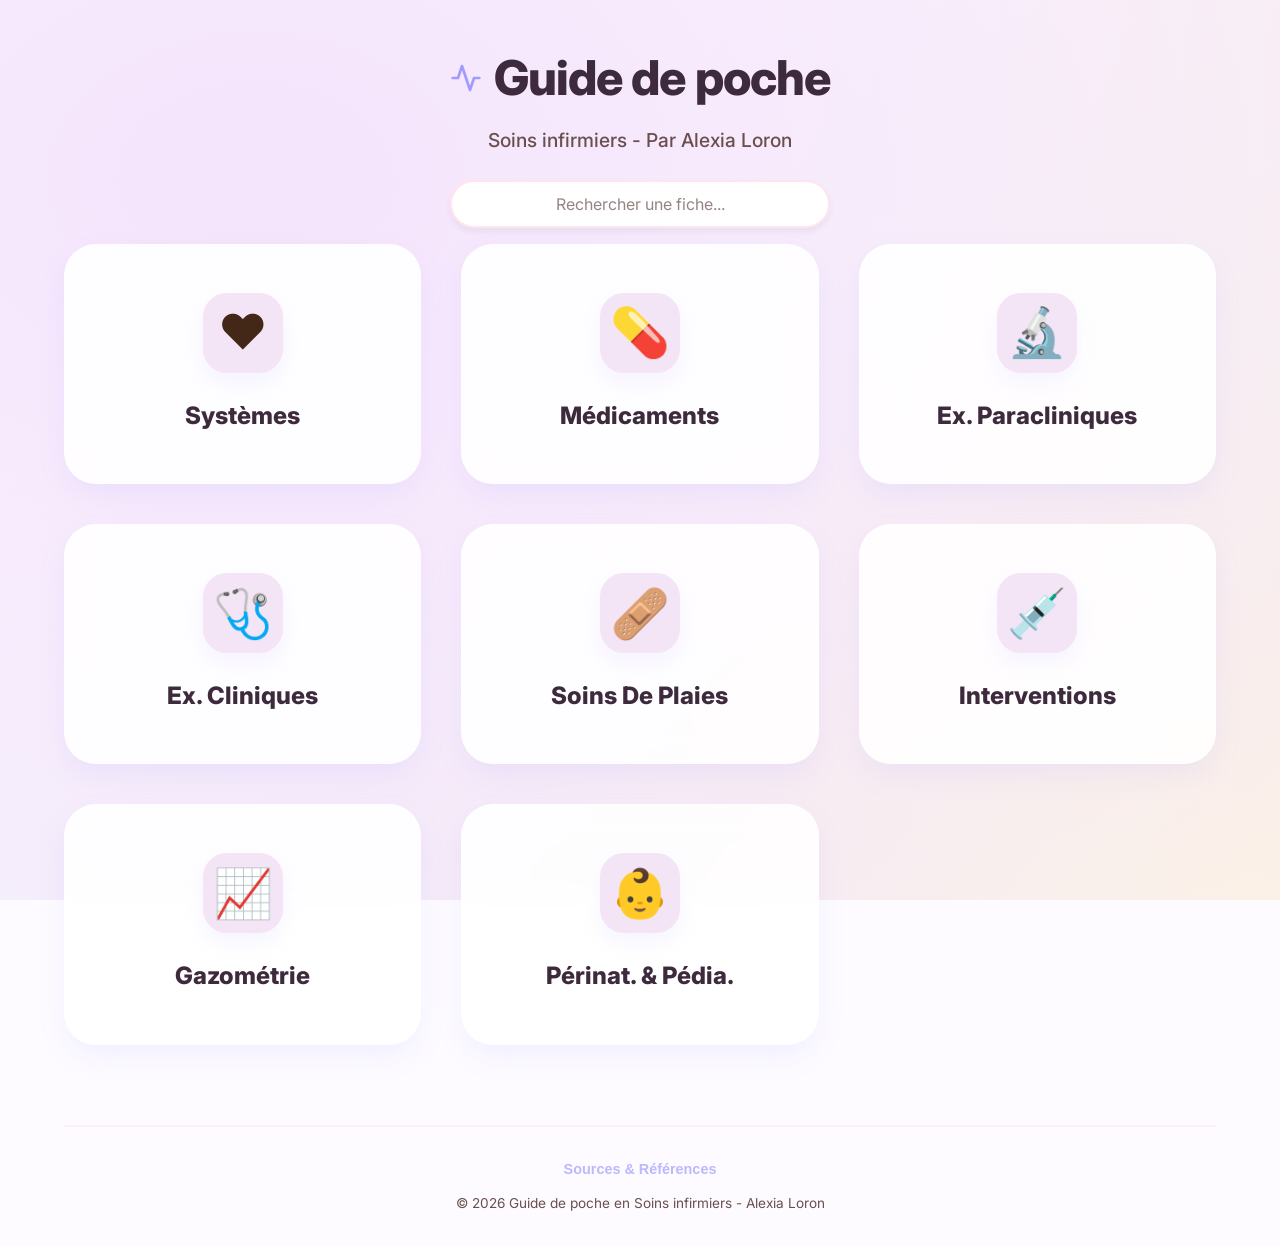
<file: index.html>
<!DOCTYPE html>
<html lang="fr">

<head>
    <meta charset="UTF-8">
    <meta name="viewport" content="width=device-width, initial-scale=1.0">
    <title>Guide de poche en Soins infirmiers</title>
    <link rel="icon" type="image/svg+xml" href="assets/favicon.svg">
    <link rel="apple-touch-icon" href="assets/favicon.svg">
    <link rel="manifest" href="manifest.json">

    <!-- Mobile App Meta Tags -->
    <meta name="apple-mobile-web-app-capable" content="yes">
    <meta name="apple-mobile-web-app-status-bar-style" content="default">
    <meta name="apple-mobile-web-app-title" content="Guide Soins">
    <meta name="mobile-web-app-capable" content="yes">
    <meta name="theme-color" content="#D65D7A">

    <link rel="stylesheet" href="css/style.css">
    <link href="https://fonts.googleapis.com/css2?family=Inter:wght@400;500;600;700&display=swap" rel="stylesheet">
</head>

<body>
    <div class="app-container">
        <header class="main-header">
            <div class="header-content">
                <div class="logo clickable" onclick="loadCategory('home')">
                    <svg xmlns="http://www.w3.org/2000/svg" width="32" height="32" viewBox="0 0 24 24" fill="none"
                        stroke="currentColor" stroke-width="2" stroke-linecap="round" stroke-linejoin="round"
                        class="feather feather-activity">
                        <polyline points="22 12 18 12 15 21 9 3 6 12 2 12"></polyline>
                    </svg>
                    <h1>Guide de poche</h1>
                </div>
                <p class="subtitle">Soins infirmiers - Par Alexia Loron</p>
                <div class="search-container">
                    <input type="text" id="search-input" placeholder="Rechercher une fiche...">
                </div>
            </div>
        </header>

        <nav class="main-nav">
            <button class="nav-item" data-category="pathologies">Systèmes</button>
            <button class="nav-item" data-category="medicaments">Médicaments</button>
            <button class="nav-item" data-category="examens-paracliniques">Ex. Paracliniques</button>
            <button class="nav-item" data-category="examens-cliniques">Ex. Cliniques</button>
            <button class="nav-item" data-category="soins-de-plaies">Soins de plaies</button>
            <button class="nav-item" data-category="interventions">Interventions</button>
            <button class="nav-item" data-category="gazometrie">Gazométrie</button>
            <button class="nav-item" data-category="perinatalite-pediatrie">Périnat. & Pédia.</button>
        </nav>

        <main id="content-area" class="content-area">
            <!-- Dynamic content will be loaded here -->
            <div class="empty-state">
                <p>Sélectionnez une catégorie pour commmencer vos révisions.</p>
            </div>
        </main>

        <footer class="main-footer">
            <button id="sources-btn" class="sources-link">Sources & Références</button>
            <p>© 2026 Guide de poche en Soins infirmiers - Alexia Loron</p>
        </footer>
    </div>

    <!-- Modal for details -->
    <div id="modal" class="modal hidden">
        <div class="modal-content">
            <span class="close-modal">&times;</span>
            <div id="modal-body"></div>
        </div>
    </div>

    <script type="module" src="js/main.js"></script>
</body>

</html>
</file>
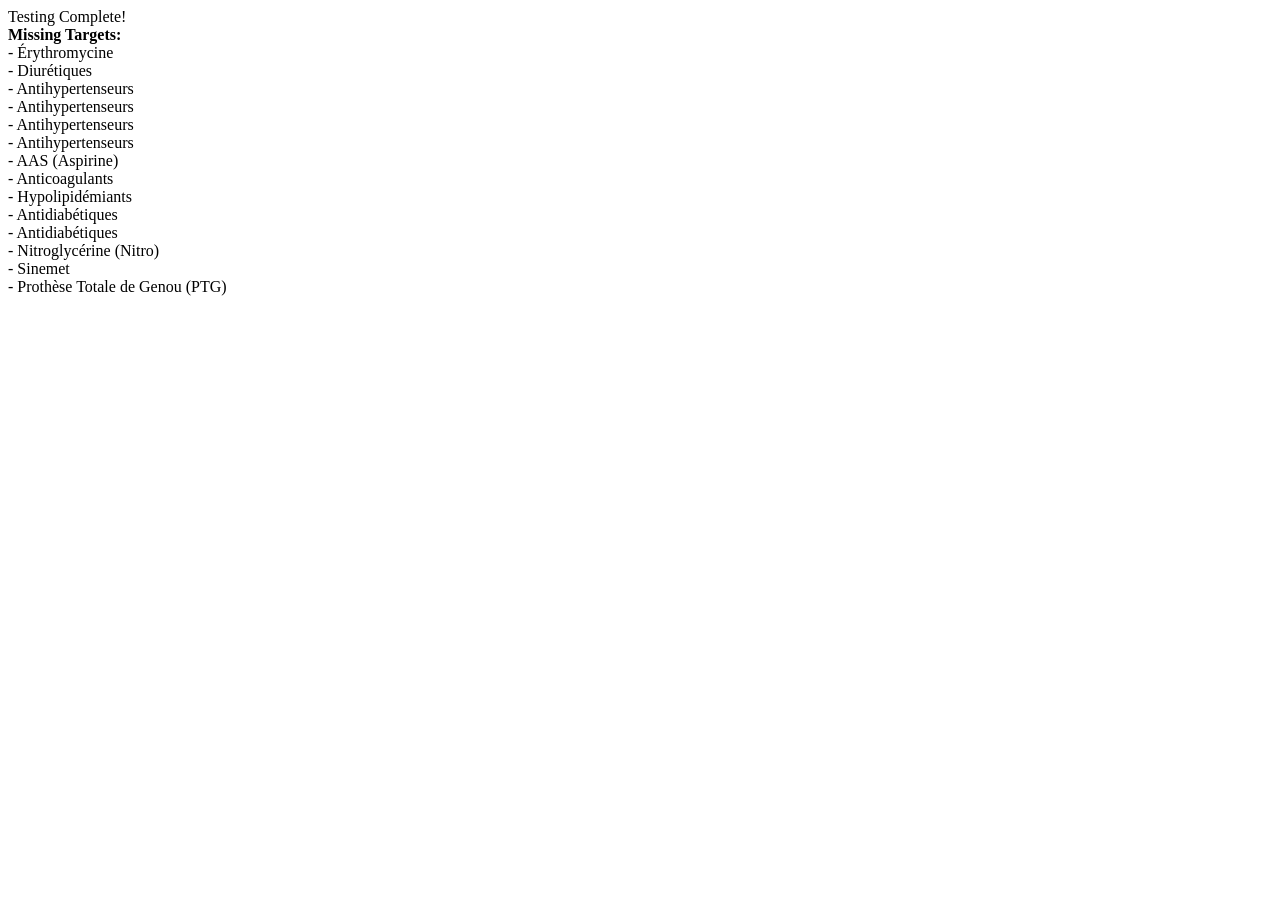
<file: test_links.html>
<!DOCTYPE html>
<html lang="fr">

<head>
    <meta charset="UTF-8">
    <title>Link Tester</title>
</head>

<body>
    <div id="log"></div>
    <script type="module">
        import { linkMapping } from './js/config.js';

        async function run() {
            const categories = ['pathologies', 'medicaments', 'examens-paracliniques', 'examens-cliniques', 'soins-de-plaies', 'interventions', 'perinatalite-pediatrie'];
            const studyData = {};

            for (const cat of categories) {
                try {
                    const res = await fetch(`./data/${cat}.json`);
                    if (res.ok) {
                        studyData[cat] = await res.json();
                    }
                } catch (e) { }
            }

            const logPanel = document.getElementById('log');
            const log = (msg) => { logPanel.innerHTML += msg + '<br>'; };

            const missingTargets = [];

            linkMapping.forEach(mapping => {
                const targetName = mapping.target;
                let found = false;

                // 1. Check if it's a Medication Class
                if (studyData['medicaments']) {
                    const isMedClass = studyData['medicaments'].some(m => {
                        const cl = (m.details?.classe || '').toLowerCase();
                        const sc = (m.details?.sous_classe || '').toLowerCase();
                        const tn = targetName.toLowerCase();
                        return cl === tn || cl.includes(tn) || sc === tn || sc.includes(tn);
                    });
                    if (isMedClass) found = true;
                }

                // 2. Exact Title Match
                if (!found) {
                    for (const category in studyData) {
                        if (Array.isArray(studyData[category])) {
                            const match = studyData[category].find(item =>
                                item.title.toLowerCase() === targetName.toLowerCase()
                            );
                            if (match) {
                                found = true;
                                break;
                            }
                        }
                    }
                }

                if (targetName === 'Soins de plaies') found = true;

                if (!found) {
                    missingTargets.push(targetName);
                }
            });

            log('Testing Complete!');
            log('<b>Missing Targets:</b>');
            missingTargets.forEach(t => log('- ' + t));
        }

        run();
    </script>
</body>

</html>
</file>
<file: css/style.css>
:root {
    /* Palette Chaleureuse Pastel : Violet / Rose / Vert */
    --primary-color: #A29BFE;
    /* Violet Pastel Chaleureux */
    --secondary-color: #3D2B3D;
    /* Prune très profond et chaleureux */
    --accent-color: #FF8787;
    /* Rose Pastel Doux */
    --success-color: #55E6C1;
    /* Vert Pastel Menthe */
    --background-color: #FDFBFF;
    --card-bg: #FFFFFF;
    --text-color: #432818;
    /* Brun Terre d'ombre chaleureux */
    --text-muted: #6B4F4F;
    /* Rose-brun sourd */
    --border-radius: 24px;
    --shadow: 0 12px 30px -5px rgba(162, 155, 254, 0.15);
    --transition: all 0.4s cubic-bezier(0.175, 0.885, 0.32, 1.275);
}

* {
    box-sizing: border-box;
    margin: 0;
    padding: 0;
}

.smart-link {
    color: var(--primary-color);
    font-weight: 600;
    cursor: pointer;
    border-bottom: 1.5px dashed rgba(214, 93, 122, 0.4);
    transition: var(--transition);
    display: inline;
}

.smart-link:hover {
    background-color: rgba(214, 93, 122, 0.08);
    border-bottom-style: solid;
    border-bottom-color: var(--primary-color);
}

body {
    font-family: 'Inter', sans-serif;
    color: var(--text-color);
    line-height: 1.6;
    min-height: 100vh;
    background-color: #FDFBFF;
    background-image:
        radial-gradient(at 10% 10%, hsla(280, 80%, 94%, 1) 0px, transparent 50%),
        radial-gradient(at 90% 5%, hsla(10, 90%, 94%, 1) 0px, transparent 50%),
        radial-gradient(at 50% 50%, hsla(40, 80%, 94%, 1) 0px, transparent 50%),
        radial-gradient(at 85% 95%, hsla(140, 70%, 93%, 1) 0px, transparent 50%),
        radial-gradient(at 15% 90%, hsla(200, 70%, 94%, 1) 0px, transparent 50%),
        radial-gradient(at 30% 60%, hsla(330, 80%, 94%, 1) 0px, transparent 50%),
        radial-gradient(at 70% 30%, hsla(100, 60%, 95%, 1) 0px, transparent 50%);
    background-attachment: fixed;
    background-size: 200% 200%;
    animation: abstractGradient 20s ease-in-out infinite alternate;
    overflow-x: hidden;
}

@keyframes abstractGradient {
    0% {
        background-position: 0% 0%;
    }

    100% {
        background-position: 100% 100%;
    }
}

html {
    overflow-x: hidden;
}

.app-container {
    max-width: 1200px;
    margin: 0 auto;
    padding: 2rem 1.5rem;
    /* Reduced from 3rem */
}

@media (max-width: 768px) {
    .app-container {
        padding: 1.5rem 1rem;
    }
}

/* Header */
.main-header {
    text-align: center;
    margin-bottom: 0.5rem;
    padding: 0.5rem 0;
}

.header-content {
    display: inline-block;
}

.logo {
    display: flex;
    align-items: center;
    justify-content: center;
    gap: 12px;
    margin-bottom: 0.5rem;
    color: var(--primary-color);
}

.logo.clickable {
    cursor: pointer;
    transition: var(--transition);
}

.logo.clickable:hover {
    transform: scale(1.02);
    opacity: 0.8;
}

.logo h1 {
    font-size: 3rem;
    font-weight: 800;
    color: var(--secondary-color);
    letter-spacing: -0.02em;
}

.subtitle {
    color: var(--text-muted);
    font-size: 1.2rem;
    font-weight: 500;
}

/* Search Bar */
.search-container {
    margin-top: 1.5rem;
    display: flex;
    justify-content: center;
}

#search-input {
    width: 100%;
    max-width: 400px;
    padding: 0.75rem 1.5rem;
    border: 2px solid #FFE5EC;
    border-radius: 50px;
    font-size: 1rem;
    color: var(--text-color);
    background-color: white;
    transition: var(--transition);
    box-shadow: 0 4px 6px rgba(0, 0, 0, 0.05);
    outline: none;
    font-family: inherit;
    text-align: center;
}

#search-input:focus {
    border-color: var(--primary-color);
    box-shadow: 0 4px 12px rgba(214, 93, 122, 0.25);
    transform: translateY(-2px);
}

#search-input::placeholder {
    color: var(--text-muted);
    opacity: 0.7;
}

/* External Resources in Modal */
.external-resources {
    margin-top: 2rem;
    padding-top: 1.5rem;
    border-top: 2px dashed #FFE5EC;
}

.external-links-container {
    display: grid;
    grid-template-columns: repeat(auto-fill, minmax(240px, 1fr));
    gap: 1rem;
    margin-top: 1rem;
}

.external-link-card {
    display: flex;
    align-items: center;
    gap: 12px;
    padding: 1rem;
    background: #F8F9FA;
    border: 1px solid #E9ECEF;
    border-radius: 12px;
    text-decoration: none;
    color: var(--secondary-color);
    font-weight: 600;
    font-size: 0.9rem;
    transition: var(--transition);
}

.external-link-card:hover {
    background: #FFF0F5;
    border-color: var(--primary-color);
    transform: translateY(-2px);
    box-shadow: 0 4px 8px rgba(214, 93, 122, 0.15);
}

.external-link-icon {
    color: var(--primary-color);
    display: flex;
}

/* Navigation */
.main-nav {
    display: flex;
    justify-content: center;
    gap: 1rem;
    /* Slightly reduced gap */
    margin-bottom: 2.5rem;
    /* Reduced from 3.5rem */
    flex-wrap: wrap;
    /* Reverted to wrap to avoid horizontal slide */
    padding: 0.5rem 1rem;
}

.main-nav.nav-hidden {
    display: none;
}

.nav-item {
    background: white;
    border: 2px solid transparent;
    padding: 0.85rem 1.75rem;
    font-family: inherit;
    font-size: 1rem;
    font-weight: 600;
    color: var(--text-muted);
    cursor: pointer;
    border-radius: 50px;
    transition: var(--transition);
    position: relative;
    overflow: hidden;
    box-shadow: 0 2px 5px rgba(0, 0, 0, 0.05);
}

.nav-item:hover {
    color: var(--primary-color);
    transform: translateY(-2px);
    background-color: #FFF0F5;
}

.nav-item.active {
    background-color: var(--primary-color);
    color: white;
    box-shadow: 0 4px 15px rgba(214, 93, 122, 0.4);
    transform: translateY(-2px);
}

/* Content Area */
.content-area {
    min-height: 400px;
}

.grid-container {
    display: grid;
    grid-template-columns: repeat(auto-fill, minmax(320px, 1fr));
    gap: 2.5rem;
    animation: fadeIn 0.6s ease-out;
}

@keyframes fadeIn {
    from {
        opacity: 0;
        transform: translateY(20px);
    }

    to {
        opacity: 1;
        transform: translateY(0);
    }
}

/* Cards */
.card {
    background: var(--card-bg);
    border-radius: var(--border-radius);
    padding: 2rem;
    box-shadow: var(--shadow);
    transition: var(--transition);
    cursor: pointer;
    border: 1px solid #FFF0F5;
    display: flex;
    flex-direction: column;
}

.card:hover {
    transform: translateY(-8px) scale(1.01);
    box-shadow: 0 20px 30px -10px rgba(214, 93, 122, 0.2);
    border-color: var(--primary-color);
}

.card.med-class-card.has-image {
    background-size: cover;
    background-position: center;
    position: relative;
    border: 2px solid #FFE5EC;
}

.card.med-class-card.has-image::after {
    content: '';
    position: absolute;
    top: 0;
    left: 0;
    right: 0;
    bottom: 0;
    background: linear-gradient(135deg, rgba(255, 255, 255, 0.92) 0%, rgba(255, 255, 255, 0.85) 100%);
    z-index: 1;
    border-radius: inherit;
}

.card.med-class-card.has-image>* {
    position: relative;
    z-index: 2;
}

.card-title {
    font-size: 1.35rem;
    font-weight: 700;
    margin-bottom: 0.75rem;
    color: var(--secondary-color);
    text-transform: capitalize;
}

.card-category-label {
    display: inline-block;
    padding: 0.35rem 1rem;
    border-radius: 9999px;
    font-size: 0.75rem;
    font-weight: 700;
    margin-bottom: 1.25rem;
    text-transform: uppercase;
    letter-spacing: 0.05em;
    align-self: flex-start;
}

.card-category-label.clickable {
    cursor: pointer;
    transition: var(--transition);
}

.card-category-label.clickable:hover {
    filter: brightness(1.1);
    transform: translateY(-1px);
    box-shadow: 0 2px 8px rgba(0, 0, 0, 0.1);
}

.detail-header-badges {
    display: flex;
    gap: 8px;
    flex-wrap: wrap;
    margin-bottom: 0px;
}

/* Couleurs Catégories adaptées au thème */
.bg-pathology {
    background-color: #FFE5EC;
    color: #D65D7A;
}

/* Rose */
.bg-medicament {
    background-color: #E0DAF5;
    color: #6A4C93;
}

/* Lavande */
.bg-para {
    background-color: #FAE1DD;
    color: #E07A5F;
}

/* Pêche/Corail */
.bg-clinic {
    background-color: #F8EDEB;
    color: #8D6E63;
}

/* Beige Brun */
.bg-intervention {
    background-color: #E2F3F5;
    color: #227093;
}

/* Rose / Rouge pour Périnatalité & Pédiatrie (Soft Baby Blue/Blue instead as requested) */
.bg-peri {
    background-color: #E3F2FD;
    color: #1976D2;
}

.card-preview {
    color: var(--text-muted);
    font-size: 1rem;
    line-height: 1.7;
    margin-bottom: 1.75rem;
    flex-grow: 1;
    display: -webkit-box;
    -webkit-line-clamp: 3;
    line-clamp: 3;
    -webkit-box-orient: vertical;
    overflow: hidden;
}

.card-cta {
    margin-top: auto;
    color: var(--primary-color);
    font-weight: 600;
    font-size: 0.95rem;
    display: flex;
    align-items: center;
    gap: 6px;
    transition: gap 0.2s;
}

.card:hover .card-cta {
    gap: 10px;
}

/* Modal */
.modal {
    position: fixed;
    top: 0;
    left: 0;
    width: 100%;
    height: 100%;
    background-color: rgba(74, 43, 77, 0.3);
    /* Violet sombre transparent */
    display: flex;
    justify-content: center;
    align-items: center;
    z-index: 1000;
    backdrop-filter: blur(8px);
    opacity: 1;
    transition: opacity 0.3s ease;
}

.modal.hidden {
    opacity: 0;
    pointer-events: none;
}

.modal-content {
    background: linear-gradient(160deg, #fffbfc 0%, #fff 60%);
    padding: 2.5rem;
    border-radius: 28px;
    max-width: 820px;
    width: 90%;
    max-height: 90vh;
    overflow-y: auto;
    position: relative;
    box-shadow: 0 32px 64px -12px rgba(74, 43, 77, 0.3), 0 0 0 1px rgba(214, 93, 122, 0.08);
    animation: slideIn 0.4s cubic-bezier(0.16, 1, 0.3, 1);
    border: 1px solid #FFE5EC;
}

@media (max-width: 768px) {
    .modal-content {
        padding: 2rem 1.5rem;
        width: 95%;
    }
}

@keyframes slideIn {
    from {
        transform: scale(0.95) translateY(20px);
        opacity: 0;
    }

    to {
        transform: scale(1) translateY(0);
        opacity: 1;
    }
}

.close-modal {
    position: absolute;
    top: 1.25rem;
    right: 1.25rem;
    font-size: 1.1rem;
    cursor: pointer;
    color: var(--text-muted);
    transition: var(--transition);
    background: white;
    border: 1px solid #FFE5EC;
    width: 38px;
    height: 38px;
    border-radius: 50%;
    display: flex;
    align-items: center;
    justify-content: center;
    box-shadow: 0 2px 8px rgba(214, 93, 122, 0.1);
}

.close-modal:hover {
    color: white;
    background: var(--primary-color);
    border-color: var(--primary-color);
    transform: rotate(90deg) scale(1.1);
    box-shadow: 0 4px 12px rgba(214, 93, 122, 0.3);
}

.detail-header {
    background: linear-gradient(135deg, #FFF0F5, #fff);
    border-radius: 20px;
    padding: 1.75rem;
    margin-bottom: 2rem;
    border: 1px solid #FFE5EC;
}

.detail-title {
    font-size: 2rem;
    font-weight: 800;
    margin-top: 0.5rem;
    margin-bottom: 0;
    color: var(--secondary-color);
    text-transform: capitalize;
    line-height: 1.2;
}

@media (max-width: 768px) {
    .detail-title {
        font-size: 1.65rem;
    }
}

/* Premium Section Card */
.detail-section {
    background: white;
    border-radius: 18px;
    padding: 1.5rem 1.75rem;
    margin-bottom: 1.25rem;
    border: 1px solid #F5F0FF;
    box-shadow: 0 4px 12px rgba(74, 43, 77, 0.04);
    transition: box-shadow 0.3s ease;
}

.detail-section:hover {
    box-shadow: 0 8px 20px rgba(214, 93, 122, 0.08);
}

/* Section Title Pill */
.detail-section h3 {
    font-size: 0.8rem;
    font-weight: 700;
    color: var(--primary-color);
    margin-bottom: 1rem;
    display: inline-flex;
    align-items: center;
    gap: 6px;
    background: linear-gradient(135deg, #FFE5EC, #FFF0F5);
    padding: 0.4rem 1rem;
    border-radius: 50px;
    text-transform: uppercase;
    letter-spacing: 0.06em;
}

/* Sub-section (soins infirmiers, AVC types, etc.) */
.nursing-subsection {
    background: linear-gradient(135deg, rgba(255, 205, 178, 0.12), rgba(230, 218, 250, 0.12));
    border-radius: 14px;
    padding: 1rem 1.25rem;
    margin-top: 1rem;
    margin-bottom: 0.75rem;
    border: 1px solid rgba(214, 93, 122, 0.1);
}

.nursing-subsection h4 {
    font-size: 0.78rem;
    font-weight: 800;
    color: var(--secondary-color);
    margin-bottom: 0.75rem;
    text-transform: uppercase;
    letter-spacing: 0.06em;
    display: flex;
    align-items: center;
    gap: 6px;
}


.nursing-subsection h4::before {
    content: '';
    width: 8px;
    height: 8px;
    border-radius: 50%;
    background: var(--primary-color);
    display: inline-block;
    flex-shrink: 0;
}

.detail-section p {
    color: var(--text-color);
    font-size: 1rem;
    line-height: 1.8;
}

.detail-section ul {
    list-style: none;
    margin: 0;
    padding: 0;
    display: flex;
    flex-direction: column;
    gap: 0.5rem;
}

.detail-section li {
    display: flex;
    align-items: flex-start;
    gap: 10px;
    padding: 0.6rem 0.9rem;
    background: #FAFAFA;
    border-radius: 10px;
    font-size: 0.98rem;
    color: var(--text-color);
    line-height: 1.6;
    border: 1px solid #F0F0F0;
    transition: background 0.2s ease, border-color 0.2s ease;
}

.detail-section li:hover {
    background: #FFF5F8;
    border-color: #FFD6E3;
}

.detail-section li::before {
    content: "";
    width: 6px;
    height: 6px;
    border-radius: 50%;
    background: var(--primary-color);
    flex-shrink: 0;
    margin-top: 0.55em;
}

/* Image Comparison */
.comparison-container {
    display: flex;
    gap: 1.5rem;
    margin-top: 2rem;
    margin-bottom: 2rem;
    flex-wrap: wrap;
}

.comparison-item {
    flex: 1;
    min-width: 280px;
    background: #FFF0F5;
    padding: 1rem;
    border-radius: var(--border-radius);
    text-align: center;
    border: 1px dashed var(--primary-color);
}

.comparison-item img {
    width: 100%;
    height: auto;
    border-radius: 12px;
    margin-bottom: 0.5rem;
    box-shadow: 0 4px 6px rgba(0, 0, 0, 0.1);
}

.comparison-caption {
    font-weight: 700;
    color: var(--secondary-color);
    margin-top: 0.5rem;
    display: block;
}

/* Flexible Images inside Details */
.detail-flexible-image {
    width: 100%;
    max-height: 600px;
    /* Increased from 400px */
    object-fit: contain;
    /* Changed from cover to prevent cropping */
    border-radius: var(--border-radius);
    box-shadow: var(--shadow);
    margin-top: 0.5rem;
    background-color: #f8f9fa;
    /* Added background for contain mode */
}

.detail-image-title {
    color: var(--primary-color) !important;
    font-size: 1.3rem !important;
}

/* Gallery inside Details */
.gallery-container {
    display: grid;
    grid-template-columns: repeat(auto-fill, minmax(350px, 1fr));
    gap: 1.5rem;
    margin-top: 1rem;
}

.gallery-item {
    background: #FFF0F5;
    padding: 0.5rem;
    border-radius: var(--border-radius);
    text-align: center;
    border: 1px dashed var(--primary-color);
}

.gallery-item img {
    width: 100%;
    height: auto;
    border-radius: 12px;
    margin-bottom: 0.5rem;
    box-shadow: 0 4px 6px rgba(0, 0, 0, 0.1);
    max-height: 600px;
    object-fit: contain;
    background-color: white;
}

/* Loading & Error States */
.error-state {
    text-align: center;
    padding: 3rem;
    color: var(--text-color);
    background: #FFF5F5;
    border: 2px solid #FED7E2;
    border-radius: var(--border-radius);
    max-width: 600px;
    margin: 2rem auto;
}

.error-details {
    margin-top: 1.5rem;
    font-size: 1rem;
    color: #C53030;
    font-weight: 600;
}

.error-tech {
    margin-top: 1rem;
    font-family: monospace;
    font-size: 0.85rem;
    color: var(--text-muted);
    background: rgba(255, 255, 255, 0.5);
    padding: 0.5rem;
    border-radius: 8px;
}

.loading {
    text-align: center;
    font-size: 1.2rem;
    color: var(--primary-color);
    padding: 4rem;
    font-weight: 600;
    animation: pulse 1.5s infinite;
}

@keyframes pulse {
    0% {
        opacity: 0.6;
    }

    50% {
        opacity: 1;
    }

    100% {
        opacity: 0.6;
    }
}

/* Responsive */
@media (max-width: 768px) {
    .app-container {
        padding: 2rem 1rem;
    }

    .main-nav {
        flex-direction: column;
        align-items: stretch;
        gap: 0.75rem;
        padding: 0 1rem;
    }

    .nav-item {
        text-align: center;
        padding: 0.6rem 1.25rem;
        font-size: 0.9rem;
    }

    .header-content {
        padding: 0 1rem;
    }

    .grid-container {
        grid-template-columns: 1fr;
    }

    .logo h1 {
        font-size: 1.75rem;
    }
}

.header-nav-group {
    display: flex;
    gap: 1rem;
    flex-wrap: wrap;
    margin-bottom: 1rem;
}

.referrer-back {
    background-color: var(--secondary-color) !important;
    color: white !important;
    border-color: var(--secondary-color) !important;
}

.referrer-back:hover {
    background-color: var(--primary-color) !important;
    border-color: var(--primary-color) !important;
    transform: translateY(-2px);
}

/* Class View Styling */
.class-view-header {
    display: flex;
    align-items: center;
    margin-bottom: 2rem;
    gap: 1rem;
    animation: fadeIn 0.4s ease-out;
}

.class-view-header h2 {
    font-size: 2rem;
    color: var(--secondary-color);
    margin: 0;
}

.back-button {
    display: flex;
    align-items: center;
    gap: 0.5rem;
    background: white;
    border: 2px solid #FFF0F5;
    cursor: pointer;
    font-size: 1rem;
    color: var(--text-muted);
    font-weight: 600;
    padding: 0.6rem 1.2rem;
    border-radius: 50px;
    transition: var(--transition);
    font-family: inherit;
    box-shadow: 0 2px 5px rgba(0, 0, 0, 0.05);
}

.back-button:hover {
    background-color: #FFF0F5;
    color: var(--primary-color);
    transform: translateX(-3px);
    border-color: var(--primary-color);
}

.class-card {
    text-align: center;
    align-items: center;
    background: white;
    border: 1px solid #E0DAF5;
}

.class-card:hover {
    border-color: #6A4C93;
    background: #F3E5F5;
}

.class-card .card-category-label {
    align-self: center;
    margin-bottom: 1rem;
}

.class-card .card-title {
    color: #4A2B4D;
    font-size: 1.2rem;
}

.class-card .card-preview {
    margin-bottom: 1rem;
}

/* Sub-class headers in medication view */
.sub-class-header {
    width: 100%;
    margin: 2rem 0 1.5rem 0;
    padding: 0.75rem 1.5rem;
    font-size: 1.15rem;
    font-weight: 700;
    color: var(--secondary-color);
    background: white;
    border-left: 5px solid var(--primary-color);
    border-radius: 8px;
    box-shadow: 0 2px 8px rgba(0, 0, 0, 0.04);
}

/* Smart links for cross-navigation */
.smart-link {
    color: #FF0066;
    text-decoration: none;
    cursor: pointer;
    font-weight: inherit;
    transition: var(--transition);
    padding: 0;
    margin: 0;
    border-radius: 0;
    display: inline;
}

.smart-link.no-break {
    white-space: nowrap;
}

/* Footer & Sources */
.main-footer {
    margin-top: 5rem;
    padding-top: 2rem;
    border-top: 2px solid #FFF0F5;
    text-align: center;
    color: var(--text-muted);
    font-size: 0.85rem;
}

.sources-link {
    background: none;
    border: none;
    color: var(--primary-color);
    text-decoration: none;
    font-size: 0.9rem;
    font-weight: 600;
    cursor: pointer;
    margin-bottom: 1rem;
    display: inline-block;
    transition: var(--transition);
    opacity: 0.7;
}

.sources-link:hover {
    text-decoration: underline;
}

/* Gazométrie / Calculator Styles */
.calculator-container {
    max-width: 600px;
    margin: 0 auto;
    background: white;
    padding: 2.5rem;
    border-radius: var(--border-radius);
    box-shadow: var(--shadow);
    animation: fadeIn 0.6s ease-out;
}

.calculator-header {
    text-align: center;
    margin-bottom: 2rem;
}

.calculator-header h2 {
    color: var(--secondary-color);
    font-size: 1.8rem;
    margin-bottom: 0.5rem;
}

.calculator-header p {
    color: var(--text-muted);
}

.calculator-form {
    display: flex;
    flex-direction: column;
    gap: 1.5rem;
}

.form-group {
    display: flex;
    flex-direction: column;
    gap: 0.5rem;
}

.form-group label {
    font-weight: 700;
    color: var(--secondary-color);
    font-size: 0.95rem;
}

.input-with-unit {
    position: relative;
    display: flex;
    align-items: center;
}

.input-with-unit input {
    width: 100%;
    padding: 0.8rem 1rem;
    border: 2px solid #FFF0F5;
    border-radius: 12px;
    font-size: 1.1rem;
    font-family: inherit;
    transition: var(--transition);
}

.input-with-unit input:focus {
    outline: none;
    border-color: var(--primary-color);
    box-shadow: 0 0 0 4px rgba(214, 93, 122, 0.1);
}

.input-unit {
    position: absolute;
    right: 1rem;
    color: var(--text-muted);
    font-weight: 600;
    font-size: 0.9rem;
    pointer-events: none;
}

.interpret-btn {
    margin-top: 1rem;
    background-color: var(--primary-color);
    color: white;
    border: none;
    padding: 1rem;
    border-radius: 12px;
    font-size: 1.1rem;
    font-weight: 700;
    cursor: pointer;
    transition: var(--transition);
    box-shadow: 0 4px 6px rgba(214, 93, 122, 0.2);
}

.interpret-btn:hover {
    transform: translateY(-2px);
    box-shadow: 0 6px 12px rgba(214, 93, 122, 0.3);
    filter: brightness(1.05);
}

/* Results Display */
.results-area {
    margin-top: 2rem;
    padding-top: 2rem;
    border-top: 2px dashed #FFF0F5;
}

.result-card {
    background: #FFF5F7;
    border-radius: 15px;
    padding: 1.5rem;
    border-left: 5px solid var(--primary-color);
}

.result-main {
    font-size: 1.4rem;
    font-weight: 800;
    color: var(--secondary-color);
    margin-bottom: 0.5rem;
}

.result-type {
    display: inline-block;
    padding: 0.3rem 0.8rem;
    border-radius: 50px;
    font-size: 0.85rem;
    font-weight: 700;
    text-transform: uppercase;
    margin-bottom: 1rem;
}

.type-acidosis {
    background: #fee2e2;
    color: #991b1b;
}

.type-alkalosis {
    background: #dcfce7;
    color: #166534;
}

.type-normal {
    background: #e0f2fe;
    color: #075985;
}

.result-explanation {
    color: var(--text-color);
    line-height: 1.6;
}

.results-grid {
    display: grid;
    grid-template-columns: repeat(auto-fit, minmax(140px, 1fr));
    gap: 1rem;
    margin-top: 1.5rem;
}

.results-grid.four-items {
    grid-template-columns: repeat(2, 1fr);
}

@media (min-width: 600px) {
    .results-grid.four-items {
        grid-template-columns: repeat(4, 1fr);
    }
}

.result-item {
    text-align: center;
    background: white;
    padding: 1rem;
    border-radius: 12px;
    box-shadow: 0 2px 4px rgba(0, 0, 0, 0.02);
}

.result-label {
    font-size: 0.8rem;
    color: var(--text-muted);
    font-weight: 600;
    margin-bottom: 0.25rem;
}

.result-value {
    font-size: 1.2rem;
    font-weight: 700;
    color: var(--secondary-color);
}

.result-status {
    font-size: 0.75rem;
    font-weight: 700;
    margin-top: 0.25rem;
}

.status-high {
    color: #dc2626;
}

.status-low {
    color: #2563eb;
}

.status-normal {
    color: #166534;
}

@media (max-width: 480px) {
    .results-grid {
        grid-template-columns: 1fr;
    }
}

/* Landing Page State */
body.is-home .main-nav,
body.is-home .search-container {
    display: none;
}

body.is-home .main-header {
    padding: 0.5rem 0rem 0rem;
    min-height: 20vh;
    /* Reduced from 30vh */
    display: flex;
    flex-direction: column;
    justify-content: center;
}

body.is-home .logo {
    transform: scale(1.4);
    margin-bottom: 1rem;
}

body.is-home .logo h1 {
    font-size: 3rem;
    /* Increased from 2rem */
}

@media (max-width: 768px) {
    body.is-home .logo {
        transform: scale(1.1);
    }

    body.is-home .logo h1 {
        font-size: 1.5rem;
    }

    body.is-home .main-header {
        min-height: 20vh;
    }
}

body.is-home .app-container {
    padding-top: 0;
}

/* Homepage Specific Styles */
.home-hero {
    text-align: center;
    padding: 1rem 1rem;
    max-width: 800px;
    margin: 0 auto 3rem;
    animation: fadeIn 0.8s ease-out;
}

.home-hero h2 {
    font-size: 2.5rem;
    font-weight: 800;
    color: #4b326b;
    margin-bottom: 0.5rem;
    letter-spacing: -0.02em;
}

.home-hero p {
    font-size: 1rem;
    color: #6A1B9A;
    font-weight: 500;
    max-width: 500px;
    margin: 0 auto;
    opacity: 0.8;
}

.home-modules-grid {
    display: grid;
    grid-template-columns: repeat(auto-fit, minmax(280px, 1fr));
    gap: 2rem;
    margin-top: 1rem;
}

.featured-card {
    background: rgba(255, 255, 255, 0.9);
    backdrop-filter: blur(12px);
    border: 1px solid rgba(255, 255, 255, 0.6);
    padding: 3rem 2rem;
    border-radius: 32px;
    text-align: center;
    transition: all 0.5s cubic-bezier(0.175, 0.885, 0.32, 1.275);
    display: flex;
    flex-direction: column;
    align-items: center;
    justify-content: center;
}

.featured-card:hover {
    transform: translateY(-15px);
    box-shadow: 0 30px 60px -15px rgba(231, 111, 81, 0.3);
    border-color: var(--primary-color);
    background: white;
}

.card-title {
    font-size: 1.5rem;
    font-weight: 800;
    color: var(--secondary-color);
    margin: 0;
}

.module-icon-container {
    width: 80px;
    height: 80px;
    background: #F3E5F5;
    border-radius: 24px;
    display: flex;
    align-items: center;
    justify-content: center;
    font-size: 3rem;
    margin-bottom: 1.5rem;
    box-shadow: 0 10px 20px rgba(162, 155, 254, 0.1);
    transition: all 0.4s ease;
}

.featured-card:hover .module-icon-container {
    transform: scale(1.1) rotate(5deg);
}

.module-card .module-icon {
    width: 65px;
    /* Slightly larger */
    height: 65px;
    border-radius: 18px;
    /* Slightly more rounded */
    display: flex;
    align-items: center;
    justify-content: center;
    color: white;
    background: linear-gradient(135deg, rgba(255, 255, 255, 0.2) 0%, rgba(255, 255, 255, 0) 100%);
    /* Subtle overlay gradient */
    box-shadow: 0 10px 20px -5px rgba(0, 0, 0, 0.2);
    position: relative;
    overflow: hidden;
}

.module-card .module-icon::before {
    content: "";
    position: absolute;
    top: 0;
    left: 0;
    right: 0;
    bottom: 0;
    background: inherit;
    filter: blur(15px);
    opacity: 0.4;
    z-index: -1;
}

.module-card h3 {
    font-size: 1.4rem;
    font-weight: 700;
    color: var(--secondary-color);
}

.module-card p {
    font-size: 0.95rem;
    color: var(--text-muted);
    line-height: 1.5;
}

.module-card .module-arrow {
    margin-top: auto;
    color: var(--primary-color);
    font-weight: 700;
    font-size: 0.9rem;
    display: flex;
    align-items: center;
    gap: 5px;
}

/* Responsive adjustments for Home */
@media (max-width: 768px) {
    .home-hero h2 {
        font-size: 2.2rem;
    }

    .home-hero p {
        font-size: 1.1rem;
    }
}

/* --- GAZOMETRIE PREMIUM UI --- */
.gazometrie-container {
    max-width: 800px;
    margin: 0 auto;
    padding-bottom: 3rem;
}

.gazometrie-card {
    background: rgba(255, 255, 255, 0.7);
    backdrop-filter: blur(10px);
    border: 1px solid rgba(255, 255, 255, 0.3);
    border-radius: 24px;
    padding: 2.5rem;
    box-shadow: 0 20px 40px rgba(0, 0, 0, 0.05);
    margin-bottom: 2rem;
}

.gazometrie-grid {
    display: grid;
    grid-template-columns: repeat(auto-fit, minmax(180px, 1fr));
    gap: 1.5rem;
    margin-top: 1.5rem;
}

.input-field {
    background: white;
    border: 2px solid #F0F0F0;
    border-radius: 16px;
    padding: 1rem;
    transition: var(--transition);
    display: flex;
    flex-direction: column;
    gap: 0.5rem;
}

.input-field:focus-within {
    border-color: var(--primary-color);
    box-shadow: 0 0 0 4px rgba(214, 93, 122, 0.1);
}

.input-field label {
    font-size: 0.85rem;
    font-weight: 700;
    color: var(--text-muted);
    text-transform: uppercase;
    letter-spacing: 0.05em;
}

.input-field input {
    border: none;
    outline: none;
    font-size: 1.4rem;
    font-weight: 700;
    color: var(--secondary-color);
    width: 100%;
    background: transparent;
}

.analyze-button {
    background: linear-gradient(135deg, var(--primary-color), #E84393);
    color: white;
    border: none;
    border-radius: 16px;
    padding: 1.2rem;
    font-size: 1.1rem;
    font-weight: 700;
    cursor: pointer;
    transition: var(--transition);
    margin-top: 2rem;
    width: 100%;
    box-shadow: 0 10px 20px rgba(214, 93, 122, 0.3);
}

.analyze-button:hover {
    transform: translateY(-3px);
    box-shadow: 0 15px 30px rgba(214, 93, 122, 0.4);
    filter: brightness(1.1);
}

.result-box {
    margin-top: 2.5rem;
    animation: slideUp 0.5s cubic-bezier(0.17, 0.67, 0.83, 0.67);
}

@keyframes slideUp {
    from {
        opacity: 0;
        transform: translateY(30px);
    }

    to {
        opacity: 1;
        transform: translateY(0);
    }
}

.interpretation-card {
    padding: 2.5rem;
    border-radius: 24px;
    color: white;
    position: relative;
    overflow: hidden;
    box-shadow: 0 20px 40px rgba(0, 0, 0, 0.1);
}

.interpretation-card.acidose {
    background: linear-gradient(135deg, #FF6B6B, #EE5253);
}

.interpretation-card.alcalose {
    background: linear-gradient(135deg, #48DBFB, #2E86DE);
}

.interpretation-card.normal {
    background: linear-gradient(135deg, #1DD1A1, #10AC84);
}

.interpretation-card::after {
    content: '';
    position: absolute;
    top: -50%;
    right: -20%;
    width: 300px;
    height: 300px;
    background: rgba(255, 255, 255, 0.1);
    border-radius: 50%;
}

.status-badge {
    display: inline-block;
    padding: 0.5rem 1.2rem;
    background: rgba(255, 255, 255, 0.2);
    border-radius: 50px;
    font-weight: 700;
    font-size: 0.9rem;
    text-transform: uppercase;
    margin-bottom: 1rem;
    position: relative;
    z-index: 2;
}

.main-interpretation {
    font-size: 2.2rem;
    font-weight: 800;
    margin-bottom: 0.5rem;
    line-height: 1.1;
    position: relative;
    z-index: 2;
}

.compensation-label {
    font-size: 1.1rem;
    opacity: 0.9;
    font-weight: 500;
    position: relative;
    z-index: 2;
}

.values-box {
    display: flex;
    gap: 2rem;
    margin-top: 2rem;
    padding-top: 2rem;
    border-top: 1px solid rgba(255, 255, 255, 0.2);
    position: relative;
    z-index: 2;
}

.value-pill {
    display: flex;
    flex-direction: column;
}

.value-pill span:first-child {
    font-size: 0.8rem;
    opacity: 0.8;
    text-transform: uppercase;
    font-weight: 700;
}

.value-pill span:last-child {
    font-size: 1.4rem;
    font-weight: 800;
}

.ref-grid {
    display: grid;
    grid-template-columns: repeat(auto-fit, minmax(150px, 1fr));
    gap: 1rem;
    margin-top: 1rem;
}

.ref-item {
    background: white;
    padding: 1.2rem;
    border-radius: 16px;
    border: 1px solid #F0F0F0;
    box-shadow: 0 4px 10px rgba(0, 0, 0, 0.02);
}

.ref-item strong {
    color: var(--primary-color);
    display: block;
    font-size: 0.85rem;
    margin-bottom: 0.25rem;
}

.ref-item span {
    font-size: 1.1rem;
    font-weight: 700;
    color: var(--secondary-color);
}

/* --- MEDICATION UI --- */

/* Intro header */
.med-intro {
    margin-bottom: 2rem;
}

.med-intro-header h2 {
    font-size: 1.75rem;
    font-weight: 800;
    color: var(--secondary-color);
    margin-bottom: 0.25rem;
}

.med-intro-header p {
    color: var(--text-muted);
    font-size: 0.95rem;
}

/* Class card enhancements */
.med-class-card {
    display: flex;
    flex-direction: column;
}

.med-class-badge {
    display: flex;
    align-items: center;
    justify-content: space-between;
    margin-bottom: 1rem;
}

.med-count-badge {
    font-size: 0.78rem;
    font-weight: 700;
    background: #F0F0F5;
    color: var(--text-muted);
    padding: 0.3rem 0.75rem;
    border-radius: 50px;
}

/* Subclass tags on class card */
.subclass-preview {
    margin-bottom: 1rem;
    flex-grow: 1;
}

.subclass-preview-label {
    font-size: 0.75rem;
    font-weight: 700;
    text-transform: uppercase;
    letter-spacing: 0.05em;
    color: var(--text-muted);
    margin-bottom: 0.5rem;
}

.subclass-tags {
    display: flex;
    flex-wrap: wrap;
    gap: 0.4rem;
}

.subclass-tag {
    font-size: 0.75rem;
    font-weight: 600;
    background: #E0DAF5;
    color: #6A4C93;
    padding: 0.25rem 0.65rem;
    border-radius: 50px;
    white-space: nowrap;
}

/* Subclass section container (inside class view) */
.med-subclass-container {
    display: flex;
    flex-direction: column;
    gap: 2.5rem;
    padding-bottom: 3rem;
}

.med-subclass-section {
    display: block;
}

/* Subclass header row */
.med-subclass-header {
    display: flex;
    align-items: center;
    justify-content: space-between;
    padding: 0.9rem 1.25rem;
    background: linear-gradient(135deg, #F0ECFF, #FFF0F5);
    border-radius: 14px;
    margin-bottom: 1.25rem;
    border: 1px solid #E0DAF5;
}

.med-subclass-title {
    display: flex;
    align-items: center;
    gap: 0.75rem;
    font-size: 1rem;
    font-weight: 700;
    color: var(--secondary-color);
}

.med-subclass-dot {
    width: 10px;
    height: 10px;
    border-radius: 50%;
    background: linear-gradient(135deg, var(--primary-color), #6A4C93);
    flex-shrink: 0;
}

.med-subclass-count {
    font-size: 0.78rem;
    font-weight: 700;
    color: var(--text-muted);
    background: white;
    padding: 0.3rem 0.8rem;
    border-radius: 50px;
    border: 1px solid #E0DAF5;
}

/* Remove top margin on grid inside a subclass section */
.med-subclass-grid {
    margin-top: 0;
}

/* --- ACCORDION MEDICAMENTS --- */
.med-accordion {
    display: flex;
    flex-direction: column;
    gap: 0.75rem;
    padding-bottom: 3rem;
}

.acc-item {
    border-radius: 16px;
    overflow: hidden;
    border: 1px solid #EDE8F5;
    background: white;
    box-shadow: 0 2px 8px rgba(74, 43, 77, 0.04);
}

.acc-header {
    width: 100%;
    display: flex;
    align-items: center;
    justify-content: space-between;
    padding: 1.1rem 1.5rem;
    background: white;
    border: none;
    cursor: pointer;
    text-align: left;
    transition: background 0.2s ease;
    gap: 1rem;
}

.acc-header:hover {
    background: #FFF5F8;
}

.acc-header--open {
    background: linear-gradient(135deg, #F0ECFF, #FFF0F5);
    border-bottom: 1px solid #EDE8F5;
}

.acc-title {
    display: flex;
    align-items: center;
    gap: 0.75rem;
    font-size: 1rem;
    font-weight: 700;
    color: var(--secondary-color);
}

.acc-chevron {
    font-size: 1.2rem;
    color: var(--primary-color);
    transition: transform 0.3s ease;
    display: inline-block;
}

.acc-header--open .acc-chevron {
    transform: rotate(180deg);
}

.acc-body {
    display: none;
    padding: 0 1.25rem 1.25rem;
    animation: slideDown 0.25s ease;
}

.acc-body.acc-open {
    display: block;
}

@keyframes slideDown {
    from {
        opacity: 0;
        transform: translateY(-8px);
    }

    to {
        opacity: 1;
        transform: translateY(0);
    }
}

/* --- NEW MEDICATION SECTION STYLES --- */
.med-intro {
    background: white;
    padding: 2rem;
    border-radius: 24px;
    margin-bottom: 2rem;
    border: 1px solid #FFE5EC;
    box-shadow: var(--shadow);
    display: flex;
    justify-content: space-between;
    align-items: center;
    flex-wrap: wrap;
    gap: 1.5rem;
}

.med-intro-header h2 {
    font-size: 1.8rem;
    color: var(--secondary-color);
    margin-bottom: 0.25rem;
}

.med-intro-header p {
    color: var(--text-muted);
    font-size: 0.95rem;
}

.med-filter-bar {
    position: relative;
    flex-grow: 1;
    max-width: 400px;
}

.med-filter-input {
    width: 100%;
    padding: 0.8rem 1.2rem 0.8rem 2.8rem;
    border: 2px solid #F0F0F0;
    border-radius: 50px;
    font-size: 0.95rem;
    transition: var(--transition);
    outline: none;
    font-family: inherit;
}

.med-filter-input:focus {
    border-color: var(--primary-color);
    box-shadow: 0 0 0 4px rgba(214, 93, 122, 0.1);
}

.med-filter-icon {
    position: absolute;
    left: 1rem;
    top: 50%;
    transform: translateY(-50%);
    color: var(--text-muted);
    font-size: 1.1rem;
}

.med-class-card {
    text-align: left;
    padding: 1.75rem;
    border: 1px solid #F0F0F0;
    position: relative;
    /* overflow: hidden; supprimé pour éviter la troncature des titres longs */
}

.med-class-badge {
    display: flex;
    justify-content: space-between;
    align-items: center;
    width: 100%;
    margin-bottom: 1.25rem;
}

.med-count-badge {
    background: #F3E5F5;
    color: #6A4C93;
    padding: 0.3rem 0.75rem;
    border-radius: 50px;
    font-size: 0.8rem;
    font-weight: 700;
}

.med-class-card .card-title {
    font-size: 1.15rem;
    /* Légèrement réduit pour accommoder les noms longs */
    line-height: 1.3;
    margin-bottom: 1rem;
    color: var(--secondary-color);
    overflow-wrap: break-word;
}

.med-class-card .card-preview {
    font-size: 0.9rem;
    line-height: 1.5;
    color: var(--text-muted);
    margin-bottom: 1.5rem;
}

.medication-list-header {
    margin-bottom: 2rem;
    display: flex;
    flex-direction: column;
    gap: 1rem;
}

.med-alphabetical-grid {
    display: grid;
    grid-template-columns: repeat(auto-fill, minmax(300px, 1fr));
    gap: 1.5rem;
}

/* Class Sheet Premium Styles */
.class-sheet-header {
    background: linear-gradient(135deg, #2c3e50 0%, #34495e 100%);
    color: white;
    padding: 2.5rem 2rem;
    border-radius: 12px 12px 0 0;
    margin: -1.5rem -1.5rem 1.5rem -1.5rem;
}

.class-sheet-header .detail-title {
    color: white !important;
    font-size: 2rem;
    text-shadow: 0 2px 4px rgba(0, 0, 0, 0.2);
    margin-top: 1rem;
}

.class-sheet-header .card-category-label {
    background: rgba(255, 255, 255, 0.2) !important;
    border: 1px solid rgba(255, 255, 255, 0.3);
    color: white;
}

.molecules-grid {
    display: grid;
    grid-template-columns: repeat(auto-fill, minmax(180px, 1fr));
    gap: 12px;
    margin-top: 15px;
}

.molecule-link {
    background: var(--bg-secondary);
    border: 1px solid var(--border-color);
    padding: 10px 15px;
    border-radius: 8px;
    font-size: 0.95rem;
    font-weight: 600;
    color: var(--accent-color);
    cursor: pointer;
    transition: all 0.2s ease;
    display: flex;
    align-items: center;
    gap: 8px;
}

.molecule-link:hover {
    background: var(--accent-color);
    color: white;
    transform: translateY(-2px);
    box-shadow: 0 4px 12px rgba(0, 0, 0, 0.1);
}

.mol-icon {
    font-size: 1.1rem;
}

.detail-section h3 {
    border-left: 5px solid var(--accent-color);
    padding-left: 12px;
    margin-bottom: 12px;
    text-transform: uppercase;
    font-size: 1.1rem;
    letter-spacing: 0.5px;
    color: var(--secondary-color);
}

.nursing-subsection {
    background: #f8f9fa;
    border-radius: 8px;
    padding: 1rem;
    margin-bottom: 1rem;
    border-left: 3px solid #dee2e6;
}

.nursing-subsection h4 {
    color: #495057;
    margin-bottom: 10px;
    font-size: 1rem;
    font-weight: 700;
}

@media (max-width: 600px) {
    .med-intro {
        flex-direction: column;
        align-items: stretch;
        padding: 1.5rem;
    }

    .med-filter-bar {
        max-width: 100%;
    }
}
</file>
